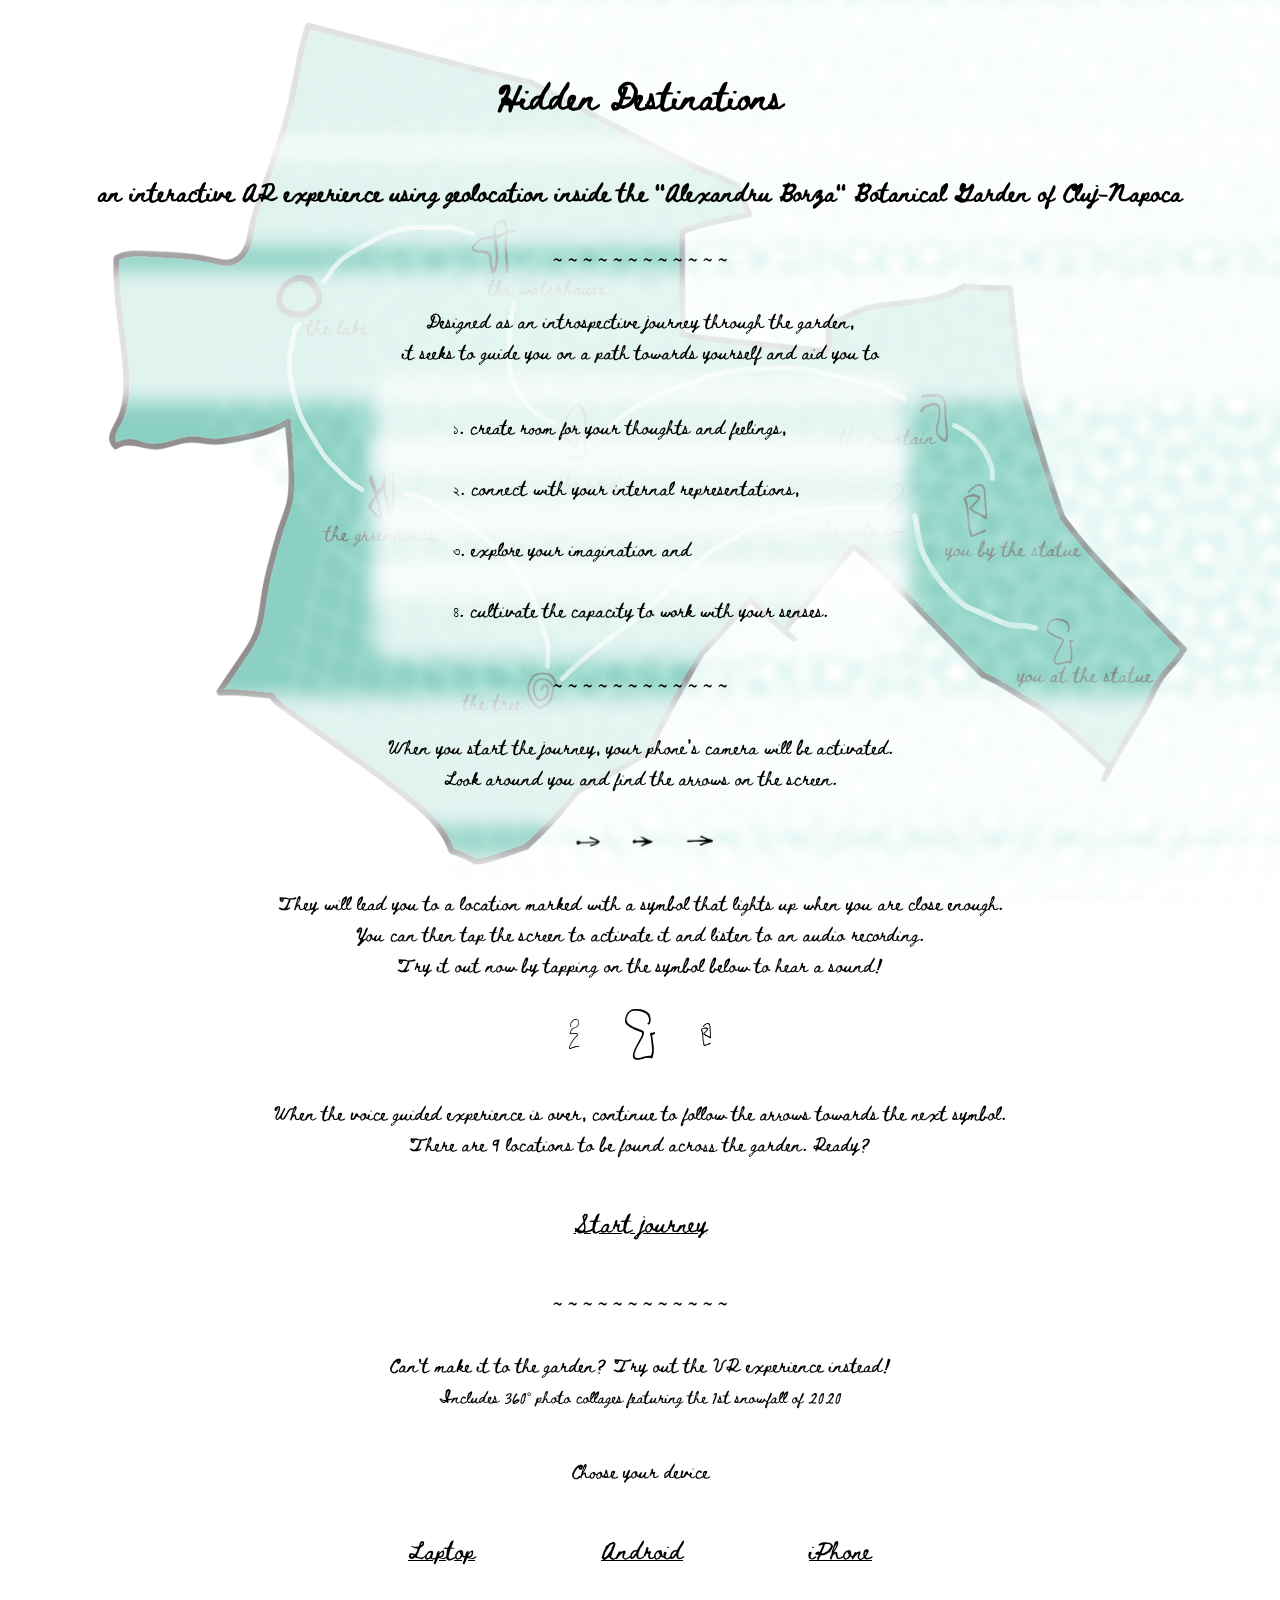
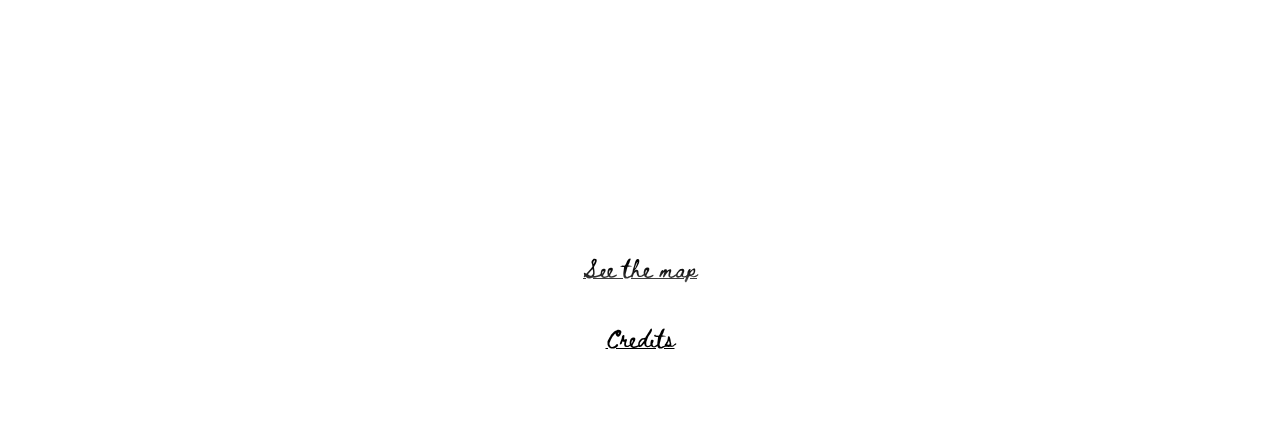
<file: index.html>
<!DOCTYPE html>
<html>

<head>
  <meta charset='utf-8'>
  <meta name="viewport" content="width=device-width, initial-scale=1.0, maximum-scale=1.0, user-scalable=no" />

  <link href="https://fonts.googleapis.com/css2?family=Beth+Ellen&display=swap" rel="stylesheet">

  <link rel="stylesheet" href="styles.css">

  <title>Hidden Destinations</title>

</head>

<body>

  <div class="above">
    <h1>Hidden Destinations</h1>
    <h3>an interactive AR experience using geolocation inside the "Alexandru Borza" Botanical Garden of Cluj-Napoca</h3>
    ~ ~ ~ ~ ~ ~ ~ ~ ~ ~ ~ ~
    <br />
    <p>Designed as an introspective journey through the garden,<br /> it seeks to guide you on a path towards yourself and aid you to</p>
    <ul>
      <li>create room for your thoughts and feelings,</li>
      <li>connect with your internal representations,</li>
      <li>explore your imagination and</li>
      <li>cultivate the capacity to work with your senses.</li>
    </ul>
    <br />
    ~ ~ ~ ~ ~ ~ ~ ~ ~ ~ ~ ~
    <p>When you start the journey, your phone’s camera will be activated.<br />Look around you and find the arrows on the screen.</p>
    <div tabindex="0" class="arrow"><img src="assets/svg/arrow1c.svg" alt="arrow1" width="10"></div>
    <div tabindex="0" class="arrow"><img src="assets/svg/arrow2c.svg" alt="arrow2" width="10"></div>
    <div tabindex="0" class="arrow"><img src="assets/svg/arrow3c.svg" alt="arrow3" width="10"></div>
    <p>They will lead you to a location marked with a symbol that lights up when you are close enough.<br />
      You can then tap the screen to activate it and listen to an audio recording.<br />
      Try it out now by tapping on the symbol below to hear a sound!
    </p>

    <div class="symbol symbol2"><img src="assets/svg/symbol2c.svg" alt="symbol2" width="10" /></div>
    <div tabindex="0" class="symbol symbol1 symbol-active" onclick="document.getElementById('audio').play();"><img src="assets/svg/symbol1c.svg" alt="symbol1" width="30" /></div>
    <div class="symbol symbol9"><img src="assets/svg/symbol9c.svg" alt="symbol9" width="10" /></div>
    <audio id="audio" src="assets/audio/audio-test.mp3" style="display: hidden;"></audio>
    <p>When the voice guided experience is over, continue to follow the arrows towards the next symbol.<br />
      There are 9 locations to be found across the garden. Ready?</p>
    <a href='disclaimer.html'>Start journey</a>

    <br />
    <br />
    ~ ~ ~ ~ ~ ~ ~ ~ ~ ~ ~ ~
    <br />

    <p>Can't make it to the garden? Try out the VR experience instead! <br /><small>Includes 360° photo collages featuring the 1st snowfall of 2020</small></p>
    <p>Choose your device</p>
    <a href='ar-simulation-8k.html'>Laptop</a>
    <a href='ar-simulation-4k.html'>Android</a>
    <a href='ar-simulation-2k.html'>iPhone</a>
    <br /><br /><br />
    <br /><br /><br />
    <br /><br /><br />

    <a target="_blank" href="./assets/img/google-maps-route.jpg">See the map</a>
    <br />
    <a href='credits.html'>Credits</a>
    <br />
    <br />
    <br />
  </div>
  <div class="map"></div>
  <div class="back">
    <div class="gradient1 angle1"></div>
    <div class="gradient1 angle2"></div>
    <div class="gradient1 angle3"></div>
    <div class="gradient1 angle4"></div>
    <div class="gradient1 angle5"></div>
    <div class="gradient1 angle6"></div>
    <div class="gradient1 angle7"></div>
  </div>

</body>
</file>
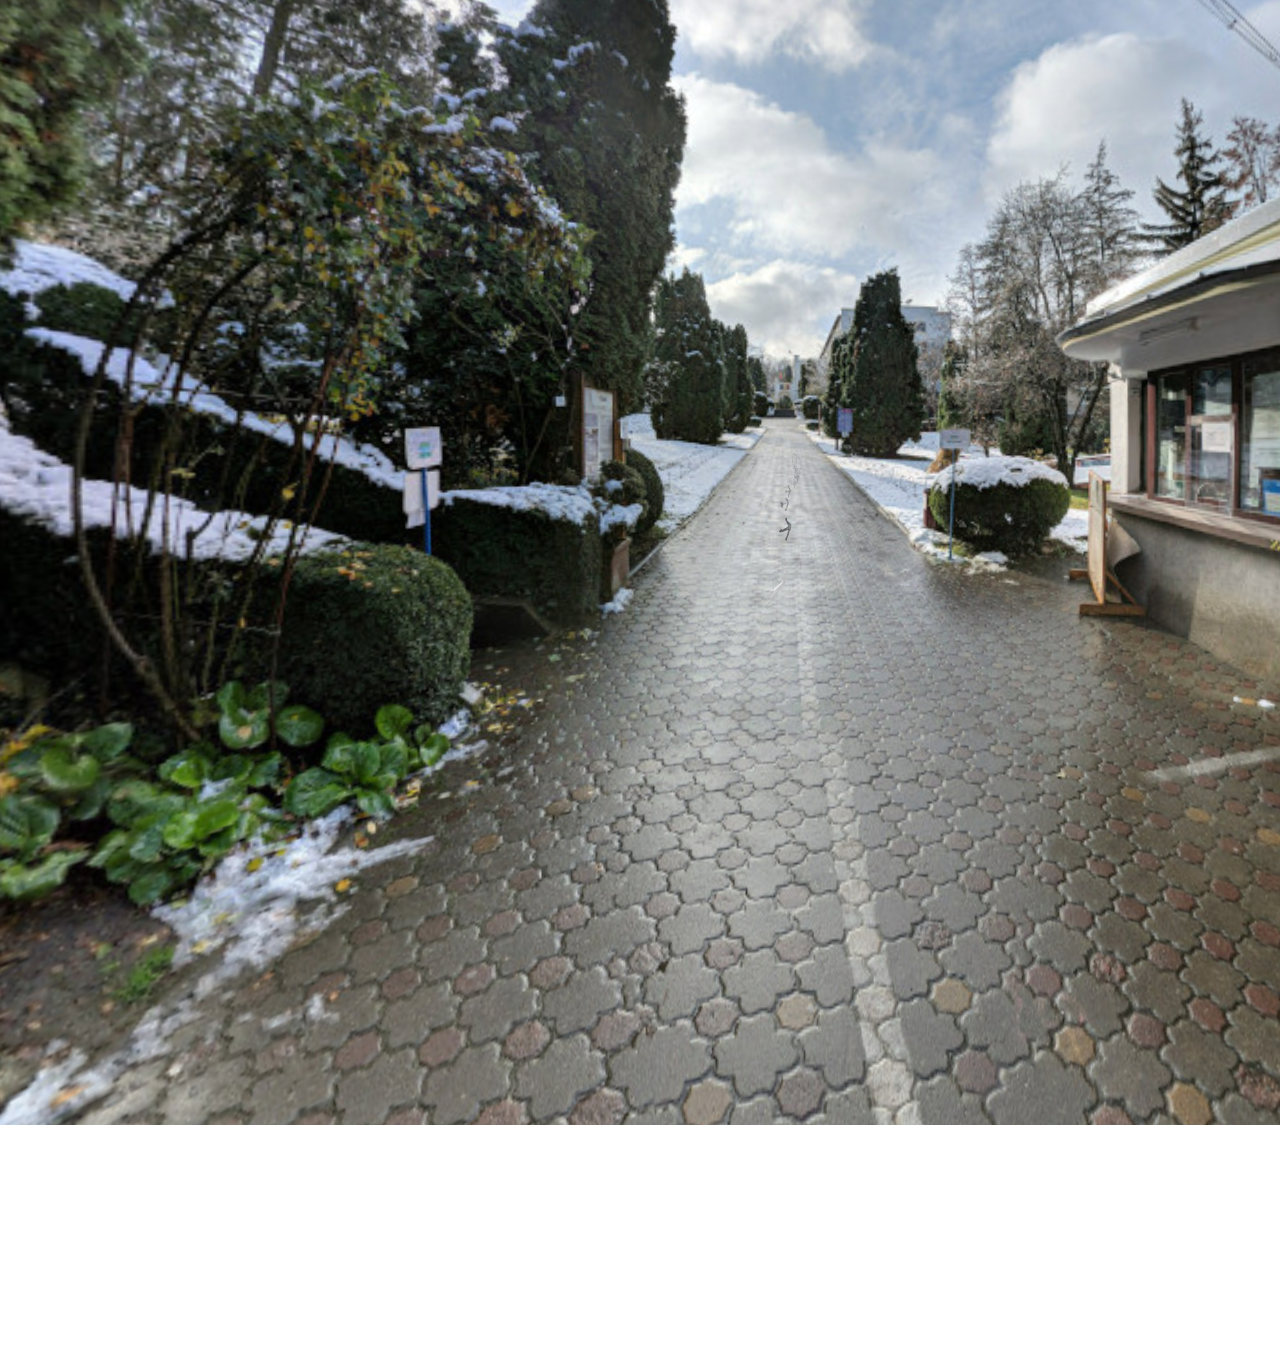
<file: ar-simulation-2k.html>
<!DOCTYPE html>
<html>

<head>
  <meta charset='utf-8'>
  <meta http-equiv='X-UA-Compatible' content='IE=edge'>

  <link rel="stylesheet" href="styles-ar.css">

  <title>Hidden Destinations / Sim</title>

  <script src="./js/third-party/aframe/aframe.min.js"></script>
  <script src="./js/third-party/ar-js-org/aframe-ar.js"></script>
  <script src="./js/third-party/aframe-extras/aframe-extras.controls.min.js"></script>
  <script src="./js/third-party/superframe/aframe-proxy-event-component.min.js"></script>
  <script src="./js/third-party/superframe/aframe-event-set-component.min.js"></script>

</head>

<body style='margin: 0; overflow: hidden;'>

  <div id="splash">
    <div class="loading"></div>
    <small>Please wait, your experience is loading...
    </small>
  </div>

  <a-scene background="color: black" vr-mode-ui="enabled: false" embedded arjs='sourceType: image; sourceUrl: assets/img/panorama/2048/panorama0.jpg; debugUIEnabled: false;' device-orientation-permission-ui="allowButtonText: OK">
    <a-assets timeout="30000">
      <audio id="location1" src="assets/audio/location1.mp3" preload="auto"></audio>
      <audio id="location2" src="assets/audio/location2.mp3"></audio>
      <audio id="location3" src="assets/audio/location3.mp3"></audio>
      <audio id="location4" src="assets/audio/location4.mp3"></audio>
      <audio id="location5" src="assets/audio/location5.mp3"></audio>
      <audio id="location6" src="assets/audio/location6.mp3"></audio>
      <audio id="location7" src="assets/audio/location7.mp3"></audio>
      <audio id="location8" src="assets/audio/location8.mp3"></audio>
      <audio id="location9" src="assets/audio/location9.mp3"></audio>

      <img id="wave" src="assets/img/wave.png">

      <img id="panorama0" src="assets/img/panorama/2048/panorama0.jpg">
      <img id="panorama1" src="assets/img/panorama/2048/panorama1.jpg">
      <img id="panorama2" src="assets/img/panorama/2048/panorama2.jpg">
      <img id="panorama3" src="assets/img/panorama/2048/panorama3.jpg">
      <img id="panorama4" src="assets/img/panorama/2048/panorama4.jpg">
      <img id="panorama5" src="assets/img/panorama/2048/panorama5.jpg">
      <img id="panorama6" src="assets/img/panorama/2048/panorama6.jpg">
      <img id="panorama7" src="assets/img/panorama/2048/panorama7.jpg">
      <img id="panorama8" src="assets/img/panorama/2048/panorama8.jpg">
      <img id="panorama9" src="assets/img/panorama/2048/panorama9.jpg">
      <a-asset-item id="arrow1" src="assets/3d/arrow1.glb"></a-asset-item>
      <a-asset-item id="arrow2" src="assets/3d/arrow2.glb"></a-asset-item>
      <a-asset-item id="arrow3" src="assets/3d/arrow3.glb"></a-asset-item>
      <a-asset-item id="symbol1" src="assets/3d/symbol1.glb"></a-asset-item>
      <a-asset-item id="symbol2" src="assets/3d/symbol2.glb"></a-asset-item>
      <a-asset-item id="symbol3" src="assets/3d/symbol3.glb"></a-asset-item>
      <a-asset-item id="symbol4" src="assets/3d/symbol4.glb"></a-asset-item>
      <a-asset-item id="symbol5" src="assets/3d/symbol5.glb"></a-asset-item>
      <a-asset-item id="symbol6" src="assets/3d/symbol6.glb"></a-asset-item>
      <a-asset-item id="symbol7" src="assets/3d/symbol7.glb"></a-asset-item>
      <a-asset-item id="symbol8" src="assets/3d/symbol8.glb"></a-asset-item>
      <a-asset-item id="symbol9" src="assets/3d/symbol9.glb"></a-asset-item>
    </a-assets>

    <a-entity id="rig" movement-controls="speed: 1" rotation="0 130 0">
      <a-camera wasd-controls-enabled="false" look-controls="pointerLockEnabled: true" gps-camera='gpsMinDistance: 5; simulateLatitude: 46.76271211088994; simulateLongitude: 23.58878947987061;'>
      </a-camera>
    </a-entity>
    
     <a-sky id="sky00" radius="500" src="#panorama0" transparent="true" position="-120 0 140">
     </a-sky>
     <a-sky id="sky01" radius="500" src="#panorama1" transparent="true" position="-120 0 140">
     </a-sky>

  </a-scene>

  <script src="./js/ar.js"></script>
</body>
</file>
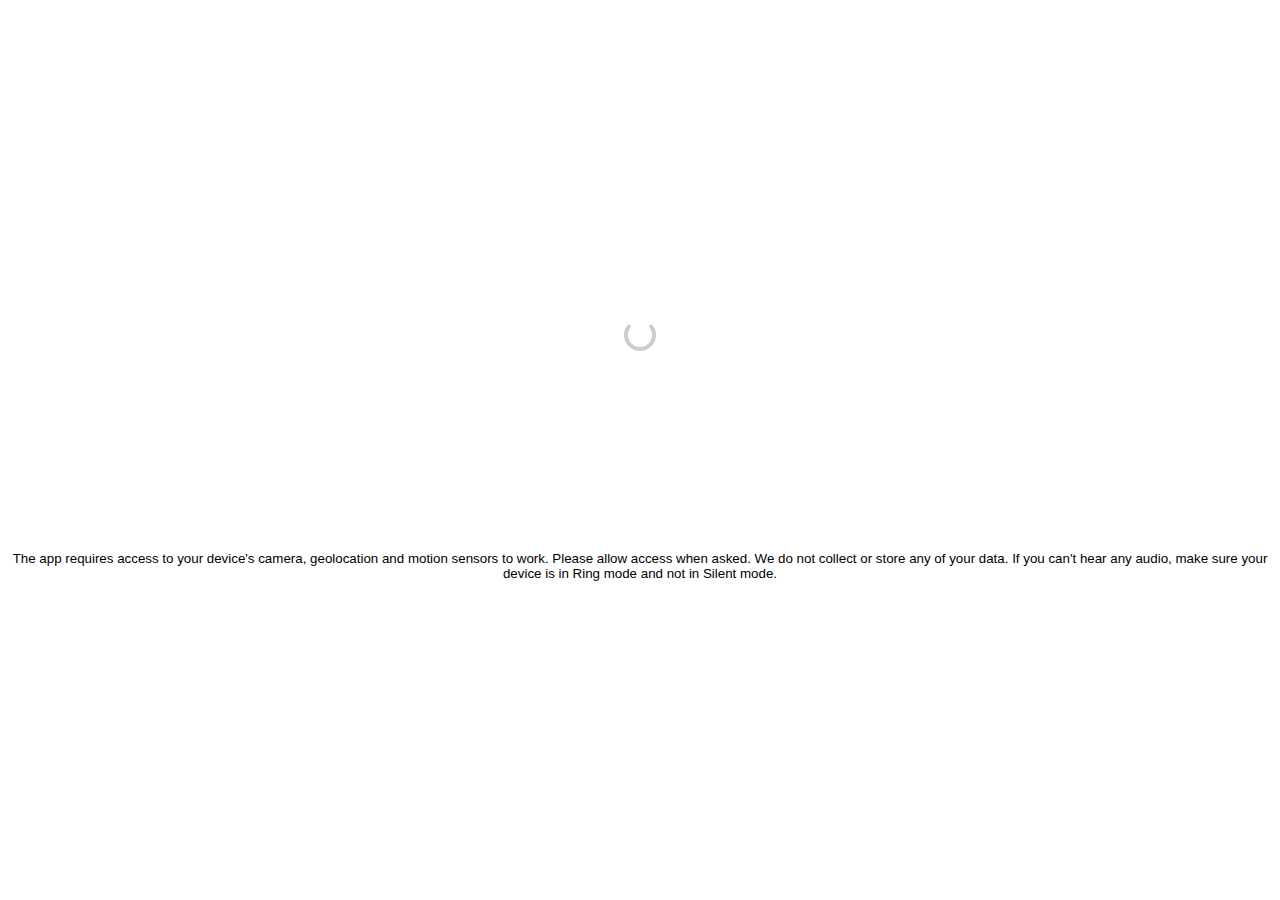
<file: ar.html>
<!DOCTYPE html>
<html>

<head>
  <meta charset='utf-8'>
  <meta http-equiv='X-UA-Compatible' content='IE=edge'>

  <link rel="stylesheet" href="styles-ar.css">

  <title>Hidden Destinations / AR</title>

  <script src="js/third-party/aframe/aframe.min.js"></script>
  <script src="js/third-party/ar-js-org/aframe-ar.js"></script>

</head>

<body style='margin: 0; overflow: hidden;'>

  <div id="splash">
    <div class="loading"></div>
    <small>The app requires access to your device's camera, geolocation and motion sensors to work.
      Please allow access when asked. We do not collect or store any of your data.
      If you can't hear any audio, make sure your device is in Ring mode and not in Silent mode.
    </small>
  </div>

  <div id="recButtons">
    <button id="screenshotButton"></button>
    <button id="startButton">REC</button>
    <button id="stopButton">STOP</button>
  </div>

  <a-scene vr-mode-ui="enabled: false" embedded arjs='trackingMethod: best; sourceType: webcam; debugUIEnabled: false;' device-orientation-permission-ui="allowButtonText: OK">
    <!-- videoTexture: true;  -->
    <a-assets timeout="10000">
      <audio id="location1" src="assets/audio/location1.mp3" preload="auto"></audio>
      <audio id="location2" src="assets/audio/location2.mp3"></audio>
      <audio id="location3" src="assets/audio/location3.mp3"></audio>
      <audio id="location4" src="assets/audio/location4.mp3"></audio>
      <audio id="location5" src="assets/audio/location5.mp3"></audio>
      <audio id="location6" src="assets/audio/location6.mp3"></audio>
      <audio id="location7" src="assets/audio/location7.mp3"></audio>
      <audio id="location8" src="assets/audio/location8.mp3"></audio>
      <audio id="location9" src="assets/audio/location9.mp3"></audio>

      <img id="wave" src="assets/img/wave.png">

      <a-asset-item id="arrow1" src="assets/3d/arrow1.glb"></a-asset-item>
      <a-asset-item id="arrow2" src="assets/3d/arrow2.glb"></a-asset-item>
      <a-asset-item id="arrow3" src="assets/3d/arrow3.glb"></a-asset-item>
      <a-asset-item id="symbol1" src="assets/3d/symbol1.glb"></a-asset-item>
      <a-asset-item id="symbol2" src="assets/3d/symbol2.glb"></a-asset-item>
      <a-asset-item id="symbol3" src="assets/3d/symbol3.glb"></a-asset-item>
      <a-asset-item id="symbol4" src="assets/3d/symbol4.glb"></a-asset-item>
      <a-asset-item id="symbol5" src="assets/3d/symbol5.glb"></a-asset-item>
      <a-asset-item id="symbol6" src="assets/3d/symbol6.glb"></a-asset-item>
      <a-asset-item id="symbol7" src="assets/3d/symbol7.glb"></a-asset-item>
      <a-asset-item id="symbol8" src="assets/3d/symbol8.glb"></a-asset-item>
      <a-asset-item id="symbol9" src="assets/3d/symbol9.glb"></a-asset-item>
    </a-assets>

    <a-camera rotation-reader look-controls-enabled='false' arjs-look-controls='smoothingFactor: 0.1' gps-camera='gpsMinDistance: 5;'>
    </a-camera>
  </a-scene>

  <script src="js/ar.js"></script>
  <!-- <script src="js/record.js"></script> -->
</body>
</file>
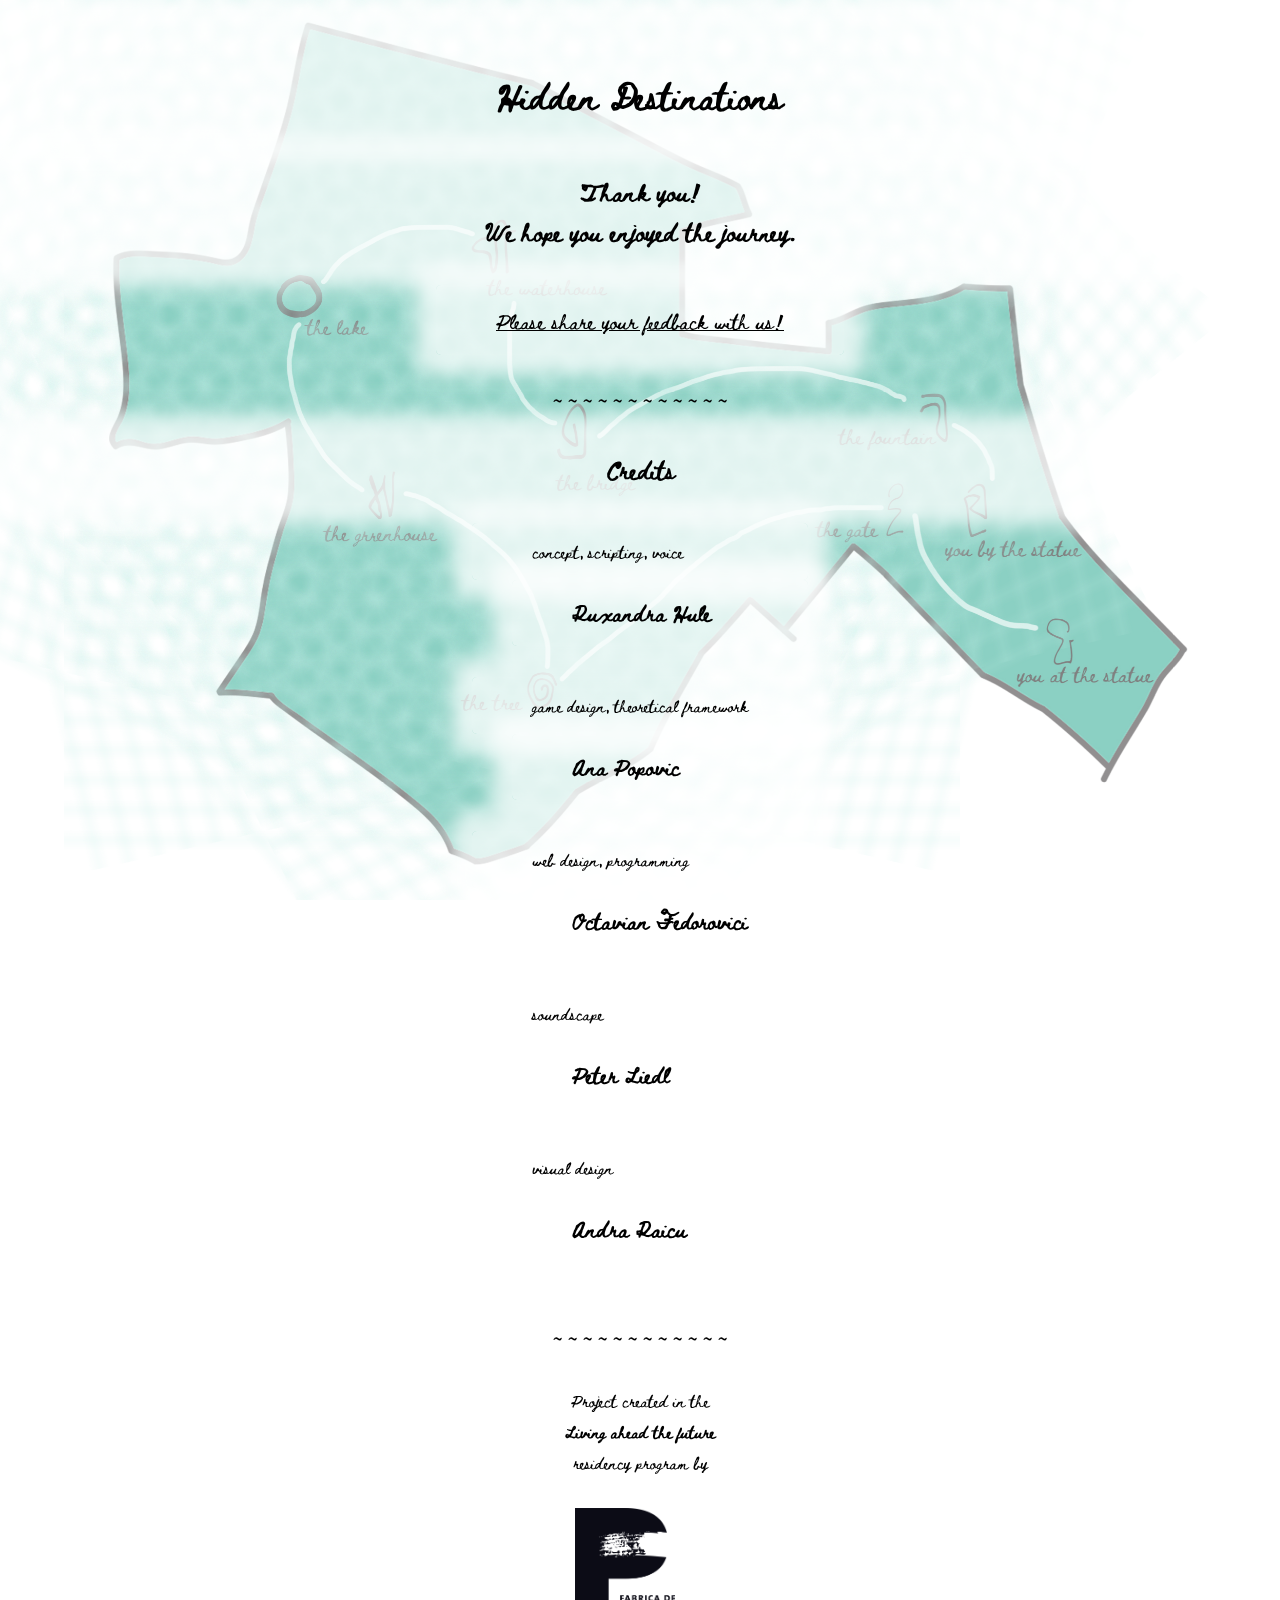
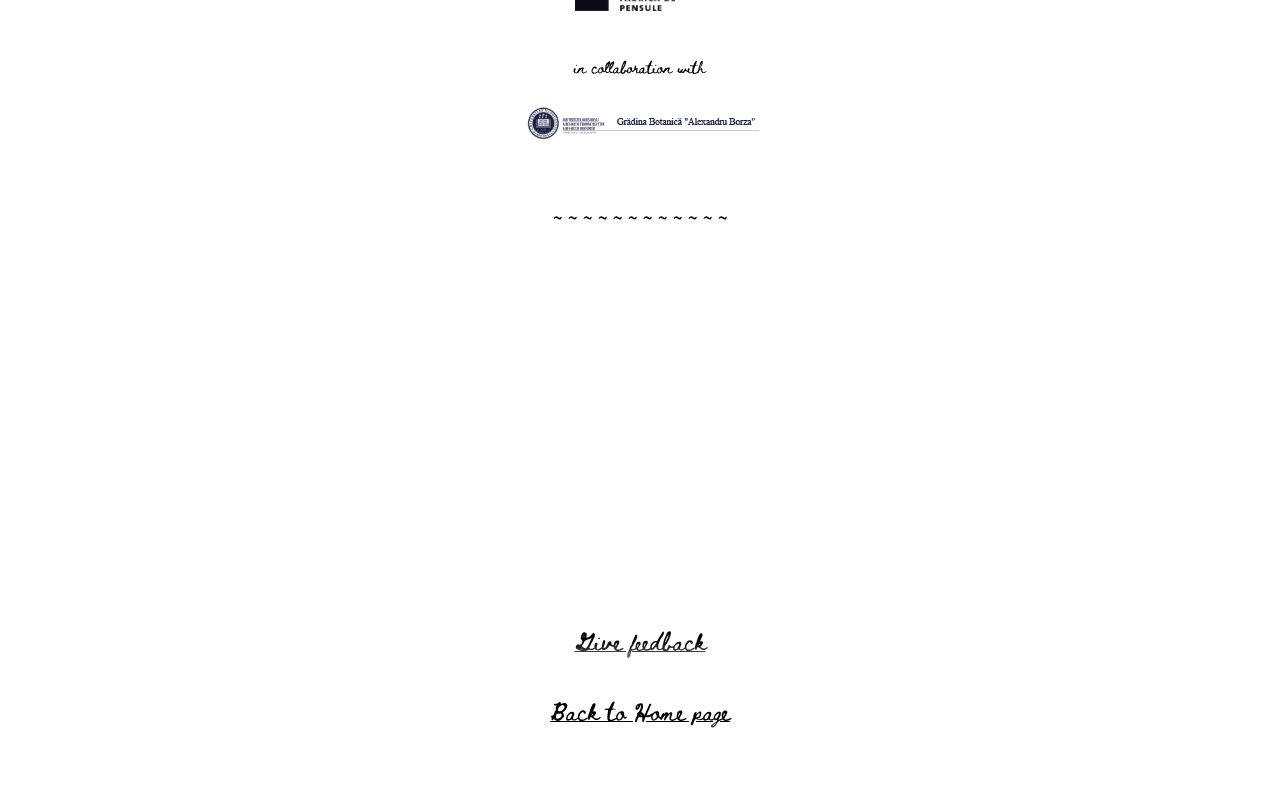
<file: credits.html>
<!DOCTYPE html>
<html>

<head>
  <meta charset='utf-8'>
  <meta name="viewport" content="width=device-width, initial-scale=1.0, maximum-scale=1.0, user-scalable=no" />

  <link href="https://fonts.googleapis.com/css2?family=Beth+Ellen&display=swap" rel="stylesheet">

  <link rel="stylesheet" href="styles.css">

  <title>Hidden Destinations / Credits</title>

</head>

<body>
  <div class="above">
    <h1>Hidden Destinations</h1>
    <h3>Thank you!<br /> We hope you enjoyed the journey.</h3>
    <a target="_blank" href="https://forms.gle/4nGxTeFUzAee7unNA"><small>Please share your feedback with us!</small></a>
    <br />
    <br />
    ~ ~ ~ ~ ~ ~ ~ ~ ~ ~ ~ ~
    <br />

    <h3>Credits</h3>
    <dl>
      <dt>concept, scripting, voice</dt>
      <dd>Ruxandra Hule</dd>
      <br />
      <dt>game design, theoretical framework</dt>
      <dd>Ana Popovic</dd>
      <br />
      <dt>web design, programming</dt>
      <dd>Octavian Fedorovici</dd>
      <br />
      <dt>soundscape</dt>
      <dd>Peter Liedl</dd>
      <br />
      <dt>visual design</dt>
      <dd>Andra Raicu</dd>
    </dl>
    <br />
    <br />
    ~ ~ ~ ~ ~ ~ ~ ~ ~ ~ ~ ~
    <br />
    <p><small>Project created in the <br /><b>Living ahead the future</b> <br />residency program by <br /><br />
        <img src="assets/img/logo-fabrica-de-pensule.png" alt="Fabrica de Pensule" width="100" style="padding-right: 30px;">
        <br /><br />in collaboration with<br />
        <img src="assets/img/logo-gradina-botanica.png" alt="UBB Gradina Botanica 'Alexandru Borza'" width="280">
      </small></p>
    ~ ~ ~ ~ ~ ~ ~ ~ ~ ~ ~ ~
    <br /><br /><br />
    <br /><br /><br />
    <br /><br /><br />
    <br /><br /><br />
    <br />
    <a target="_blank" href="https://forms.gle/4nGxTeFUzAee7unNA">Give feedback</a>
    <br />
    <a href='index.html'>Back to Home page</a>
    <br />
    <br />
    <br />
  </div>

  <div class="map"></div>
  <div class="back">
    <div class="gradient2 angle1"></div>
    <div class="gradient2 angle2"></div>
    <div class="gradient2 angle3"></div>
    <div class="gradient2 angle4"></div>
    <div class="gradient2 angle5"></div>
    <div class="gradient2 angle6"></div>
    <div class="gradient2 angle7"></div>
  </div>
</body>
</file>
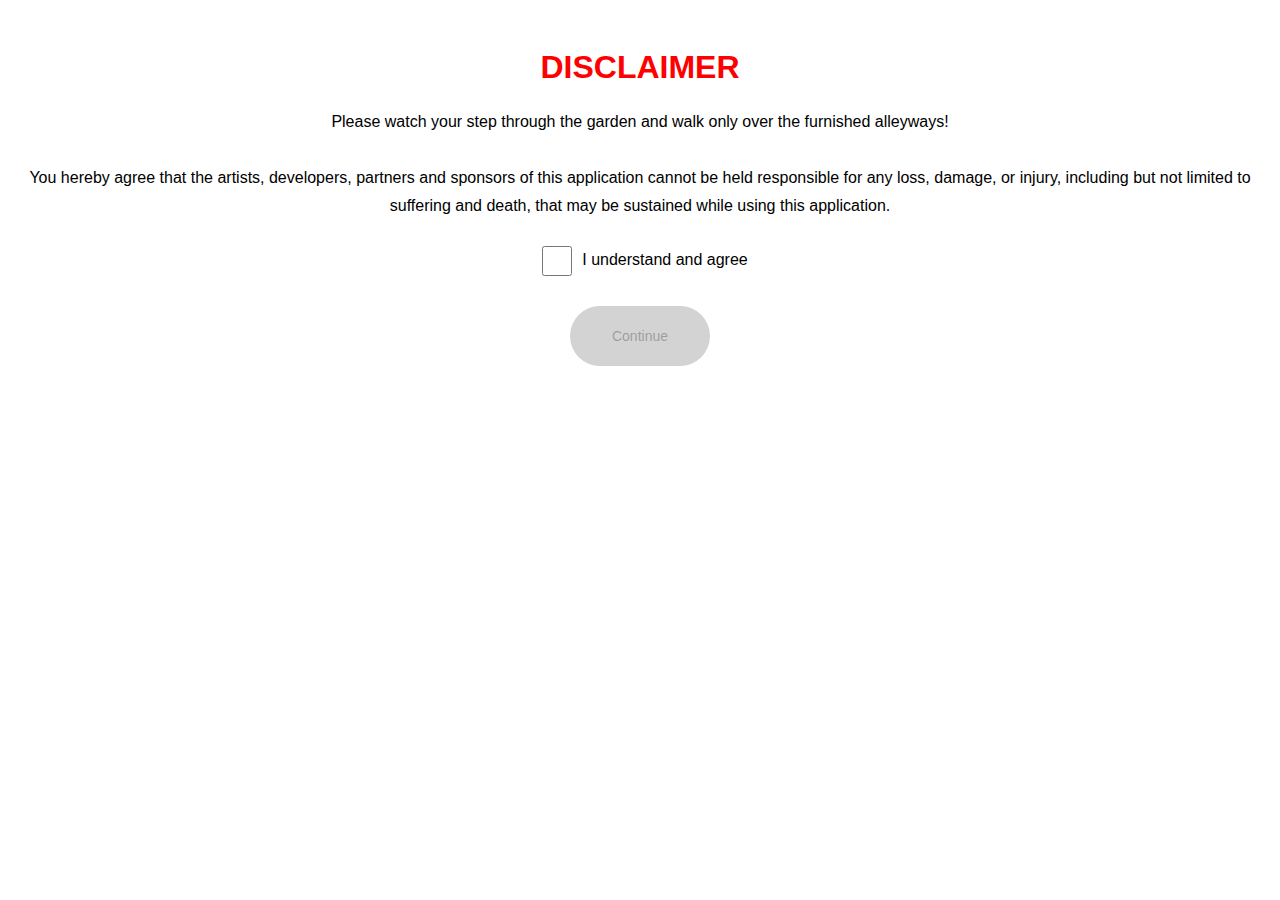
<file: disclaimer.html>
<!DOCTYPE html>
<html>

<head>
  <meta charset='utf-8'>
  <meta name="viewport" content="width=device-width, initial-scale=1.0, maximum-scale=1.0, user-scalable=no" />

  <title>Hidden Destinations / Disclaimer </title>

  <style>
    body {
      font-family: sans-serif;
      text-align: center;
      padding: 20px 10px;
    }

    h1 {
      color: red;
    }

    p {
      line-height: 28px;
    }

    label {
      user-select: none;
      cursor: pointer;
    }

    input {
      width: 30px;
      height: 30px;
      padding: 0;
      margin: 10px;
      vertical-align: middle;
      cursor: pointer;
    }

    button {
      display: block;
      margin: 20px auto;
      padding: 20px 40px;
      border-radius: 40px;
      outline: none;
      font-size: 14px;
      cursor: pointer;
      background: #20b2aa;
      border: 2px outset gray;
      -webkit-tap-highlight-color: rgba(0,0,0,0);
    }

    button:focus,
    button:active {
      border-style: inset;
    }

    button:disabled {
      cursor: not-allowed;
      background: lightgray;
      border-color: transparent;
    }
  </style>
</head>

<body>
  <div>
    <div>
      <h1>DISCLAIMER</h1>
      <p>Please watch your step through the garden and walk only over the furnished alleyways! <br /><br />
        You hereby agree that the artists, developers, partners and sponsors of this application cannot be held responsible for any loss, damage, or injury, including but not limited to suffering and death, that may be sustained while using this
        application.
      </p>

      <label><input id="checkbox" type="checkbox" onclick="toggleCheckbox()" autocomplete="off">I understand and agree</label>

      <button id="continue-btn" disabled="disabled" onclick="window.location.replace('ar.html');" ontouchstart="">Continue</button>

    </div>

  </div>

</body>

<script>
  var continueBtn = document.querySelector('#continue-btn');
  continueBtn.setAttribute('disabled', 'disabled');

  var checkbox = document.querySelector('#checkbox');
  checkbox.addEventListener('click', () => toggleCheckbox());

  function toggleCheckbox() {
    if (checkbox.checked) {
      continueBtn.removeAttribute('disabled');
    } else {
      continueBtn.setAttribute('disabled', 'disabled');
    }
  }

  window.addEventListener('pagehide', () => {
    checkbox.checked = false;
    continueBtn.setAttribute('disabled', 'disabled');
  });
</script>
</file>
<file: styles.css>
body {
  margin: 0 auto;
  text-align: center;
  font-size: 14px;
  font-family: 'Beth Ellen', cursive;
}

h1, h3, p, li, dt, dd, a {
  background: #ffffffbb;
  box-shadow: 0 0 20px 20px #ffffffbb;
  border-radius: 5px;
  padding: 5px 30px;
}

@media screen and (min-width: 768px) {
  h1, h3, p, li, dt, dd, a {
    padding: 15px 60px;
  }
}

h1 {
  font-size: 26px;
  padding-top: 50px;
}

h3 {
  font-size: 18px;
}

dt {
  font-size: 12px;
}

dd {
  font-size: 16px;
  font-weight: bold;
}

a {
  display: inline-block;
  font-size: 18px;
  color: black;
}

ul, dl {
  list-style: bengali;
  list-style-position: inside;
  width: fit-content;
  margin: 0 auto;
  padding: 0;
  text-align: left;
}

.arrow {
  position: relative;
  display: inline-block;
  transform: rotate(90deg);
  vertical-align: middle;
  margin: 0 20px;
  outline: none;
  user-select: none;
  -webkit-tap-highlight-color: rgba(0, 0, 0, 0);
  cursor: pointer;
  transform-style: preserve-3d;
  animation: rotateArrow 10s infinite linear;
  transition: filter 0.5s linear;
}

@keyframes rotateArrow {
  0% {
    transform: rotateX(0deg) rotateZ(90deg);
  }

  100% {
    transform: rotateX(360deg) rotateZ(90deg);
  }
}

.arrow::before {
  content: '';
  background-color: #000000;
  left: 0px;
  position: absolute;
  top: 7px;
  height: 16px;
  opacity: 0.5;
  width: 1px;
  z-index: -1;
  transform: rotateY(90deg) translateZ(5px);
}

.arrow:hover,
.arrow:focus {
  filter: contrast(0) brightness(2) drop-shadow(0px 0px 4px #20b2aa);
}

.arrow+.arrow {
  animation-delay: 3s;
}

.arrow+.arrow+.arrow {
  animation-delay: 1s;
}

.symbol {
  position: relative;
  display: inline-block;
  vertical-align: middle;
  margin: 0 20px;
  outline: none;
  user-select: none;
  -webkit-tap-highlight-color: rgba(0, 0, 0, 0);
  transform-style: preserve-3d;
  animation: rotateSymbol 10s infinite linear;
}

@keyframes rotateSymbol {
  0% {
    transform: rotateY(0deg);
  }

  100% {
    transform: rotateY(360deg);
  }
}

.symbol-active {
  cursor: pointer;
  transition: filter 0.5s linear;
  filter: contrast(0) brightness(2) drop-shadow(0px 0px 4px #20b2aa);
}

@media screen and (min-width: 768px) {
  .symbol-active {
    filter: none;
  }

  .symbol-active:hover,
  .symbol-active:focus {
    filter: contrast(0) brightness(2) drop-shadow(0px 0px 4px #20b2aa);
  }
}

.symbol-active:focus {
  animation-duration: 3s;
}

.symbol::before {
  content: '';
  background-position: top center;
  background-repeat: no-repeat;
  background-size: 30px;
  background-image: url(assets/svg/symbol1c.svg);
  left: 0px;
  position: absolute;
  top: 0px;
  height: 50px;
  width: 30px;
  opacity: 0.5;
  z-index: -1;
  transform: rotateY(10deg) translateZ(1px);
}

.symbol1::before {
  background-image: url(assets/svg/symbol1c.svg);
}

.symbol2::before {
  background-size: 10px;
  background-image: url(assets/svg/symbol2c.svg);
  height: 30px;
  width: 10px;
}

.symbol9::before {
  background-size: 10px;
  background-image: url(assets/svg/symbol9c.svg);
  height: 35px;
  width: 10px;
  top: 0px;
}

.symbol+.symbol {
  animation-delay: 3s;
}

.symbol+.symbol+.symbol {
  animation-delay: 1s;
}

.above {
  transform: translateZ(1px);
  z-index: 1;
}

.map {
  background-size: contain;
  background-repeat: no-repeat;
  background-image: url(assets/img/map.jpg);
  background-position: center;
  width: 100%;
  height: 100%;
  position: fixed;
  top: 0;
  left: 0;
  opacity: 0.5;
  transform: translateZ(-1px);
  z-index: -1;
}

.back {
  width: 100%;
  height: 100%;
  overflow: hidden;
  pointer-events: none;
  position: fixed;
  top: 0;
  left: 0;
  z-index: -1;
}

.gradient1 {
  position: absolute;
  height: 120%;
  width: 70%;
  top: -15%;
  right: -5%;
  background-size: 30px;
  background-image: url("./assets/img/wave.png");
  animation: slide 3s infinite linear;
  transform: translateZ(0);
}

.gradient2 {
  position: absolute;
  height: 120%;
  width: 70%;
  top: -25%;
  right: 25%;
  background-size: 30px;
  background-image: url("./assets/img/wave.png");
  animation: slide 3s infinite linear;
  animation-direction: reverse;
  z-index: -2;
  transform: translateZ(0);
}

@keyframes slide {
  0% {
    background-position: 0% 0;
  }

  100% {
    background-position: 100% -30px;
  }
}

.angle2 {
  transform: rotate(154.28deg);
}

.angle3 {
  transform: rotate(128.57deg);
}

.angle4 {
  transform: rotate(102.85deg);
}

.angle5 {
  transform: rotate(77.14deg);
}

.angle6 {
  transform: rotate(51.42deg);
}

.angle7 {
  transform: rotate(25.71deg);
}
</file>
<file: styles-ar.css>
#splash {
  background: white;
  position: absolute;
  display: flex;
  flex-direction: column;
  align-items: center;
  justify-content: center;
  text-align: center;
  top: 0;
  bottom: 0;
  left: 0;
  right: 0;
  margin: auto;
  padding: 10px;
  z-index: 1;
}

@keyframes spin {
  0% {
    transform: rotate(0deg);
  }

  100% {
    transform: rotate(360deg);
  }
}

.loading {
  width: 24px;
  height: 24px;
  margin-bottom: 200px;
  border-radius: 50%;
  border: 0.25rem solid rgba(0, 0, 0, 0.2);
  border-top-color: white;
  animation: spin 1s infinite linear;
}

#recButtons {
  position: absolute;
  bottom: 20px;
  text-align: center;
  left: 5px;
  right: 5px;
  z-index: 2;
}

#recButtons button {
  cursor: pointer;
  border-radius: 50%;
  font-size: 7.5px;
  color: white;
  text-align: center;
  height: 50px;
  width: 50px;
  padding: 0;
  outline: none;
}

#screenshotButton,
#startButton,
#stopButton {
  display: none;
  background: red;
}

#startButton {
  border: 12px outset white;
}

#screenshotButton {
  background: lightgray;
}

body {
  font-family: sans-serif; 
}

.a-dialog-allow-button {
  width: 100% !important;
  background-color: #20b2aa !important;
}

.a-dialog-deny-button {
  display: none !important;
}
</file>
